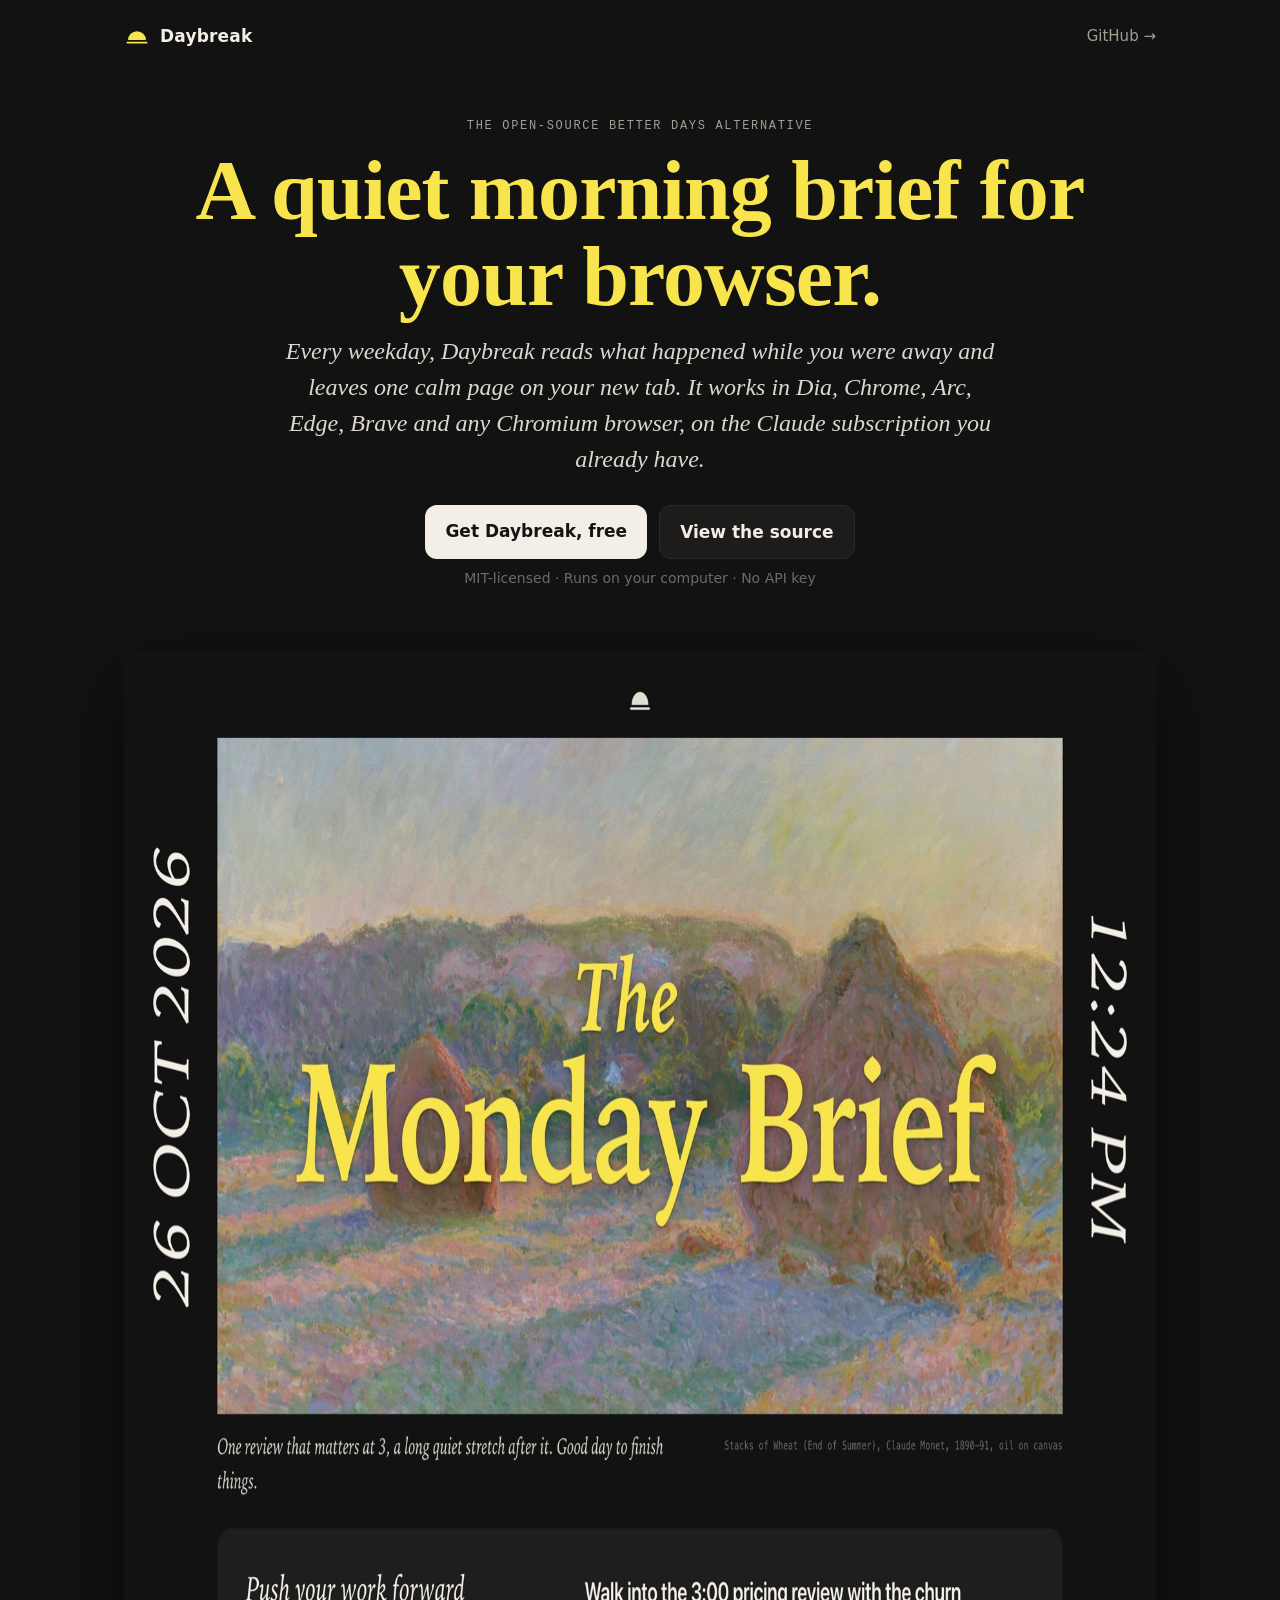
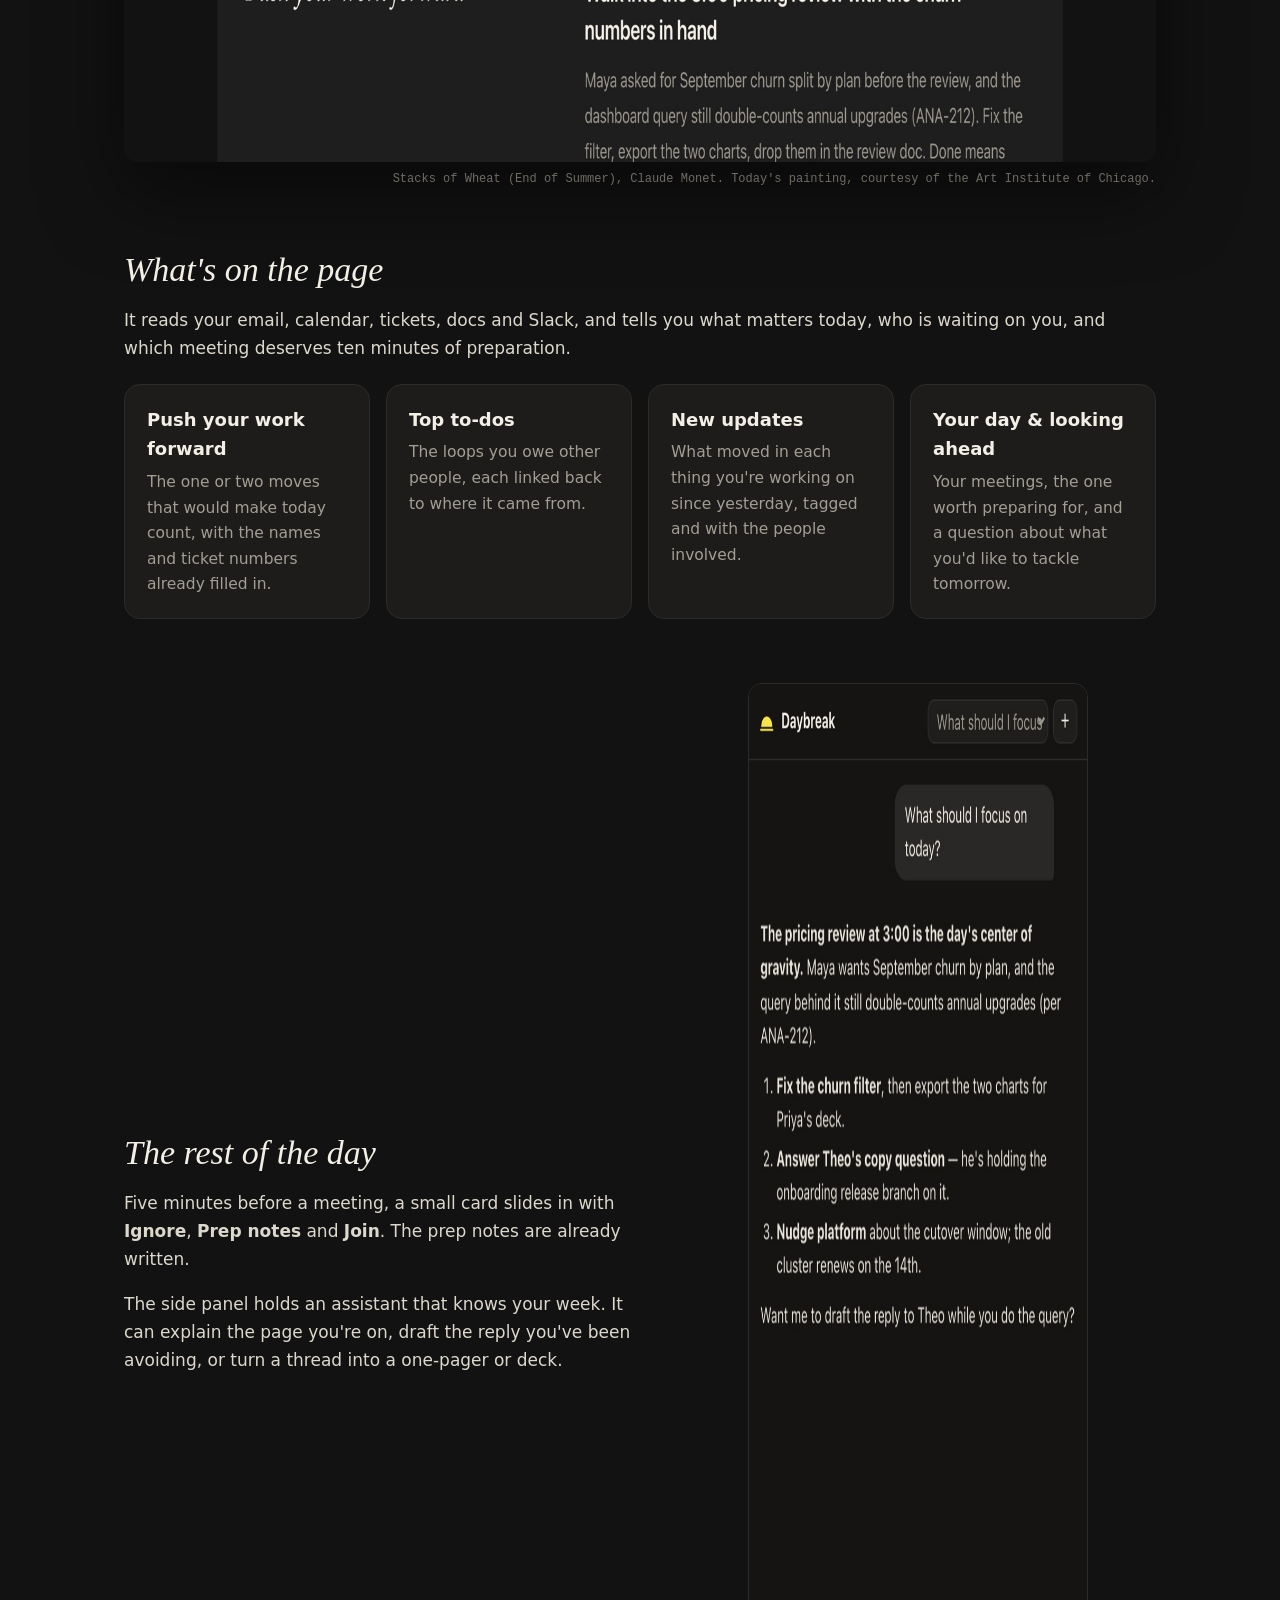
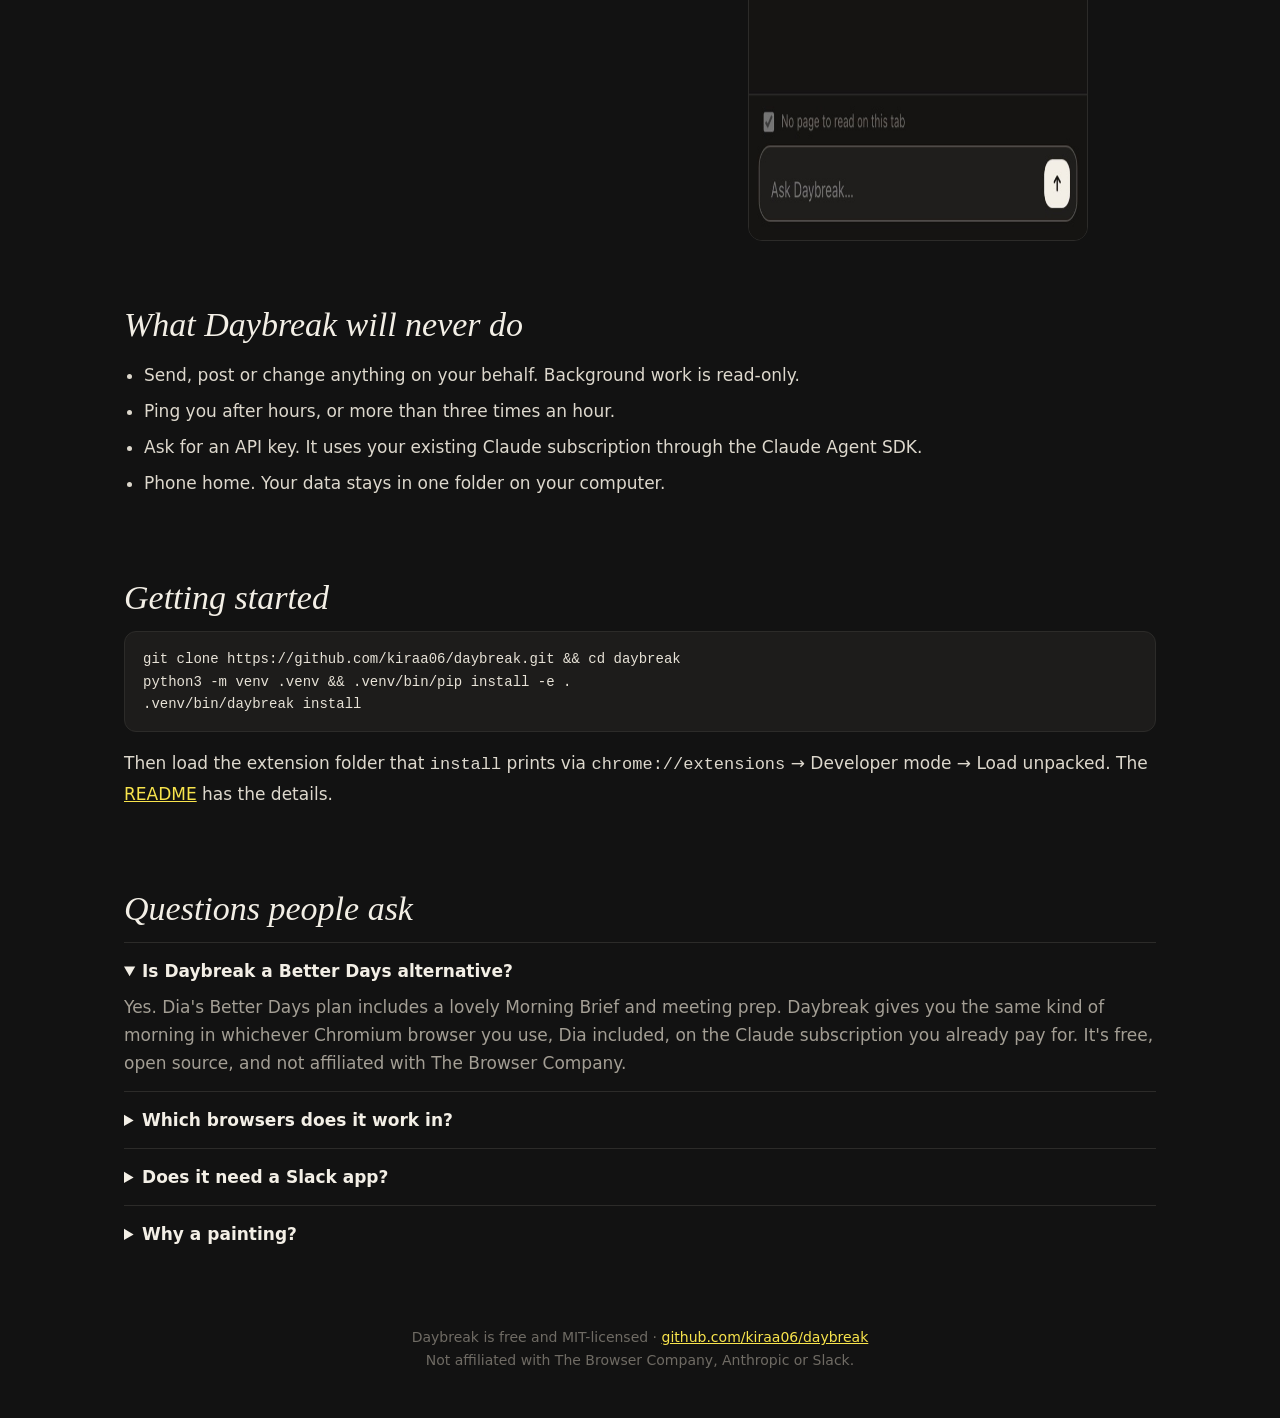
<file: docs/index.html>
<!doctype html>
<html lang="en">
<head>
  <meta charset="utf-8">
  <meta name="viewport" content="width=device-width, initial-scale=1">
  <title>Daybreak · Open-source Better Days alternative for any Chromium browser</title>
  <meta name="description" content="Free, open-source Better Days alternative: a calm morning brief, meeting prep and AI side panel for Dia, Chrome, Arc and any Chromium browser.">
  <meta name="keywords" content="Better Days alternative, Dia Better Days, Dia browser, morning brief, daily brief, meeting prep, Chrome extension, Arc browser, Claude, AI assistant, new tab">
  <link rel="canonical" href="https://kiraa06.github.io/daybreak/">
  <meta name="theme-color" content="#121212">

  <meta property="og:type" content="website">
  <meta property="og:site_name" content="Daybreak">
  <meta property="og:title" content="Daybreak · Open-source Better Days alternative">
  <meta property="og:description" content="A quiet morning brief for your browser. Meeting prep, gentle nudges and an AI side panel for any Chromium browser, on your own Claude subscription.">
  <meta property="og:url" content="https://kiraa06.github.io/daybreak/">
  <meta property="og:image" content="https://kiraa06.github.io/daybreak/screenshots/brief.jpg">
  <meta property="og:image:alt" content="The Monday Brief: a Monet painting with the date and time running down either side">
  <meta name="twitter:card" content="summary_large_image">
  <meta name="twitter:title" content="Daybreak · Open-source Better Days alternative">
  <meta name="twitter:description" content="A quiet morning brief for your browser, on your own Claude subscription.">
  <meta name="twitter:image" content="https://kiraa06.github.io/daybreak/screenshots/brief.jpg">

  <script type="application/ld+json">
  {
    "@context": "https://schema.org",
    "@type": "SoftwareApplication",
    "name": "Daybreak",
    "alternateName": "Daybreak morning brief",
    "description": "Open-source Better Days alternative: a morning brief, meeting prep, gentle pop-ups and an AI side-panel assistant for any Chromium browser, running on your own Claude subscription.",
    "applicationCategory": "ProductivityApplication",
    "operatingSystem": "macOS, Linux, Windows",
    "browserRequirements": "Chromium-based browser (Dia, Chrome, Arc, Edge, Brave, Vivaldi, Opera)",
    "offers": { "@type": "Offer", "price": "0", "priceCurrency": "USD" },
    "license": "https://opensource.org/licenses/MIT",
    "url": "https://kiraa06.github.io/daybreak/",
    "codeRepository": "https://github.com/kiraa06/daybreak",
    "image": "https://kiraa06.github.io/daybreak/screenshots/brief.jpg"
  }
  </script>
  <script type="application/ld+json">
  {
    "@context": "https://schema.org",
    "@type": "FAQPage",
    "mainEntity": [
      { "@type": "Question", "name": "Is Daybreak a Better Days alternative?",
        "acceptedAnswer": { "@type": "Answer", "text": "Yes. Daybreak gives you a Morning Brief and meeting prep like Dia's Better Days plan, in any Chromium browser, using the Claude subscription you already have. It is free, open source and not affiliated with The Browser Company." } },
      { "@type": "Question", "name": "Which browsers does Daybreak work in?",
        "acceptedAnswer": { "@type": "Answer", "text": "Any Chromium browser that loads unpacked extensions: Dia, Chrome, Arc, Edge, Brave, Vivaldi, Opera and Chromium." } },
      { "@type": "Question", "name": "Does Daybreak cost anything?",
        "acceptedAnswer": { "@type": "Answer", "text": "Daybreak is free and MIT-licensed. It runs on your own Claude subscription through the Claude Agent SDK, so there is no API key or separate plan." } },
      { "@type": "Question", "name": "Does Daybreak need a Slack app?",
        "acceptedAnswer": { "@type": "Answer", "text": "No. By default it reads Slack through the session already signed in to your browser, so it works in workspaces that don't allow installing apps." } }
    ]
  }
  </script>

  <style>
    :root {
      color-scheme: dark;
      --bg: #121212; --card: #1d1c1b; --ink: #f3efe6; --muted: #a39e94; --dim: #6f6b64; --line: #2c2b29; --accent: #f8e44c;
      --serif: "Iowan Old Style", "Hoefler Text", Charter, Georgia, serif;
      --sans: -apple-system, BlinkMacSystemFont, "SF Pro Text", "Segoe UI", system-ui, sans-serif;
      --mono: "SF Mono", ui-monospace, Menlo, Consolas, monospace;
    }
    * { box-sizing: border-box; }
    body { margin: 0; background: var(--bg); color: var(--ink); font: 17px/1.65 var(--sans); -webkit-font-smoothing: antialiased; }
    a { color: var(--accent); }
    .wrap { max-width: 1080px; margin: 0 auto; padding: 0 24px; }
    header.top { display: flex; justify-content: space-between; align-items: center; padding: 22px 0; }
    .brand { display: flex; align-items: center; gap: 10px; font-weight: 650; letter-spacing: .01em; color: var(--ink); text-decoration: none; }
    .brand svg { width: 26px; height: 26px; color: var(--accent); }
    .gh { color: var(--muted); text-decoration: none; font-size: 15px; }
    .gh:hover { color: var(--ink); }
    .hero { text-align: center; padding: 48px 0 28px; }
    .kicker { font: 12px/1 var(--mono); letter-spacing: .14em; text-transform: uppercase; color: var(--muted); }
    h1 { font: 700 clamp(44px, 7vw, 84px)/1.02 var(--serif); color: var(--accent); margin: 16px 0 14px; letter-spacing: -.01em; }
    .sub { font: italic 400 clamp(19px, 2.4vw, 24px)/1.5 var(--serif); color: #ddd8cd; max-width: 720px; margin: 0 auto; }
    .ctas { display: flex; gap: 12px; justify-content: center; margin: 28px 0 8px; flex-wrap: wrap; }
    .btn { background: var(--ink); color: #151413; text-decoration: none; font-weight: 600; border-radius: 12px; padding: 12px 20px; }
    .btn.ghost { background: var(--card); color: var(--ink); border: 1px solid var(--line); }
    .note { color: var(--dim); font-size: 14px; }
    figure { margin: 32px 0 0; }
    figure img { width: 100%; border-radius: 14px; display: block; box-shadow: 0 30px 80px rgba(0,0,0,.5); }
    figcaption { color: var(--dim); font: 12px var(--mono); margin-top: 10px; text-align: right; }
    section { padding: 64px 0 0; }
    h2 { font: italic 400 34px/1.15 var(--serif); margin: 0 0 14px; }
    .grid { display: grid; grid-template-columns: repeat(auto-fit, minmax(240px, 1fr)); gap: 16px; margin-top: 22px; }
    .card { background: var(--card); border: 1px solid var(--line); border-radius: 16px; padding: 20px 22px; }
    .card h3 { margin: 0 0 6px; font-size: 18px; }
    .card p { margin: 0; color: var(--muted); font-size: 15.5px; }
    .two { display: grid; grid-template-columns: 1.1fr 1fr; gap: 32px; align-items: center; }
    .two img { width: 100%; border-radius: 14px; }
    .two img.panel-shot { max-width: 340px; justify-self: center; border: 1px solid var(--line); }
    .lede { color: #ddd8cd; }
    ul.never { padding-left: 20px; color: #ddd8cd; }
    ul.never li { margin: 8px 0; }
    pre { background: var(--card); border: 1px solid var(--line); border-radius: 12px; padding: 16px 18px; overflow-x: auto; font: 14px/1.6 var(--mono); color: #e7e2d7; }
    details { border-top: 1px solid var(--line); padding: 14px 0; }
    details summary { cursor: pointer; font-weight: 600; }
    details p { color: var(--muted); margin: 8px 0 0; }
    footer { color: var(--dim); font-size: 14px; padding: 64px 0 48px; text-align: center; }
    @media (max-width: 760px) { .two { grid-template-columns: 1fr; } }
  </style>
</head>
<body>
  <div class="wrap">
    <header class="top">
      <a class="brand" href="https://kiraa06.github.io/daybreak/">
        <svg viewBox="0 0 32 32" aria-hidden="true"><path d="M5 21a11 11 0 0 1 22 0z" fill="currentColor"/><rect x="3" y="23" width="26" height="2.2" rx="1.1" fill="currentColor"/></svg>
        Daybreak
      </a>
      <a class="gh" href="https://github.com/kiraa06/daybreak">GitHub →</a>
    </header>

    <main>
      <div class="hero">
        <div class="kicker">The open-source Better Days alternative</div>
        <h1>A quiet morning brief for your browser.</h1>
        <p class="sub">Every weekday, Daybreak reads what happened while you were away and leaves one calm page on your new tab. It works in Dia, Chrome, Arc, Edge, Brave and any Chromium browser, on the Claude subscription you already have.</p>
        <div class="ctas">
          <a class="btn" href="https://github.com/kiraa06/daybreak#getting-started">Get Daybreak, free</a>
          <a class="btn ghost" href="https://github.com/kiraa06/daybreak">View the source</a>
        </div>
        <div class="note">MIT-licensed · Runs on your computer · No API key</div>
      </div>

      <figure>
        <img src="screenshots/brief.jpg" alt="Daybreak's Monday Brief: a Monet painting with the date and time running down either side, and the day's first priority underneath" width="1600" height="1111">
        <figcaption>Stacks of Wheat (End of Summer), Claude Monet. Today's painting, courtesy of the Art Institute of Chicago.</figcaption>
      </figure>

      <section>
        <h2>What's on the page</h2>
        <p class="lede">It reads your email, calendar, tickets, docs and Slack, and tells you what matters today, who is waiting on you, and which meeting deserves ten minutes of preparation.</p>
        <div class="grid">
          <div class="card"><h3>Push your work forward</h3><p>The one or two moves that would make today count, with the names and ticket numbers already filled in.</p></div>
          <div class="card"><h3>Top to-dos</h3><p>The loops you owe other people, each linked back to where it came from.</p></div>
          <div class="card"><h3>New updates</h3><p>What moved in each thing you're working on since yesterday, tagged and with the people involved.</p></div>
          <div class="card"><h3>Your day &amp; looking ahead</h3><p>Your meetings, the one worth preparing for, and a question about what you'd like to tackle tomorrow.</p></div>
        </div>
      </section>

      <section class="two">
        <div>
          <h2>The rest of the day</h2>
          <p class="lede">Five minutes before a meeting, a small card slides in with <strong>Ignore</strong>, <strong>Prep notes</strong> and <strong>Join</strong>. The prep notes are already written.</p>
          <p class="lede">The side panel holds an assistant that knows your week. It can explain the page you're on, draft the reply you've been avoiding, or turn a thread into a one-pager or deck.</p>
        </div>
        <img class="panel-shot" src="screenshots/side-panel.jpg" alt="The Daybreak side panel answering 'What should I focus on today?'" loading="lazy" width="640" height="1158">
      </section>

      <section>
        <h2>What Daybreak will never do</h2>
        <ul class="never">
          <li>Send, post or change anything on your behalf. Background work is read-only.</li>
          <li>Ping you after hours, or more than three times an hour.</li>
          <li>Ask for an API key. It uses your existing Claude subscription through the Claude Agent SDK.</li>
          <li>Phone home. Your data stays in one folder on your computer.</li>
        </ul>
      </section>

      <section>
        <h2>Getting started</h2>
        <pre><code>git clone https://github.com/kiraa06/daybreak.git &amp;&amp; cd daybreak
python3 -m venv .venv &amp;&amp; .venv/bin/pip install -e .
.venv/bin/daybreak install</code></pre>
        <p class="lede">Then load the extension folder that <code>install</code> prints via <code>chrome://extensions</code> → Developer mode → Load unpacked. The <a href="https://github.com/kiraa06/daybreak#getting-started">README</a> has the details.</p>
      </section>

      <section>
        <h2>Questions people ask</h2>
        <details open><summary>Is Daybreak a Better Days alternative?</summary>
          <p>Yes. Dia's Better Days plan includes a lovely Morning Brief and meeting prep. Daybreak gives you the same kind of morning in whichever Chromium browser you use, Dia included, on the Claude subscription you already pay for. It's free, open source, and not affiliated with The Browser Company.</p></details>
        <details><summary>Which browsers does it work in?</summary>
          <p>Any Chromium browser that loads unpacked extensions: Dia, Chrome, Arc, Edge, Brave, Vivaldi, Opera and Chromium.</p></details>
        <details><summary>Does it need a Slack app?</summary>
          <p>No. By default it reads Slack through the session already signed in to your browser, so it works even where installing apps isn't allowed.</p></details>
        <details><summary>Why a painting?</summary>
          <p>Because the first thing you see in the morning should be nicer than an inbox. A different public-domain painting each day.</p></details>
      </section>
    </main>

    <footer>
      Daybreak is free and MIT-licensed · <a href="https://github.com/kiraa06/daybreak">github.com/kiraa06/daybreak</a><br>
      Not affiliated with The Browser Company, Anthropic or Slack.
    </footer>
  </div>
</body>
</html>
</file>
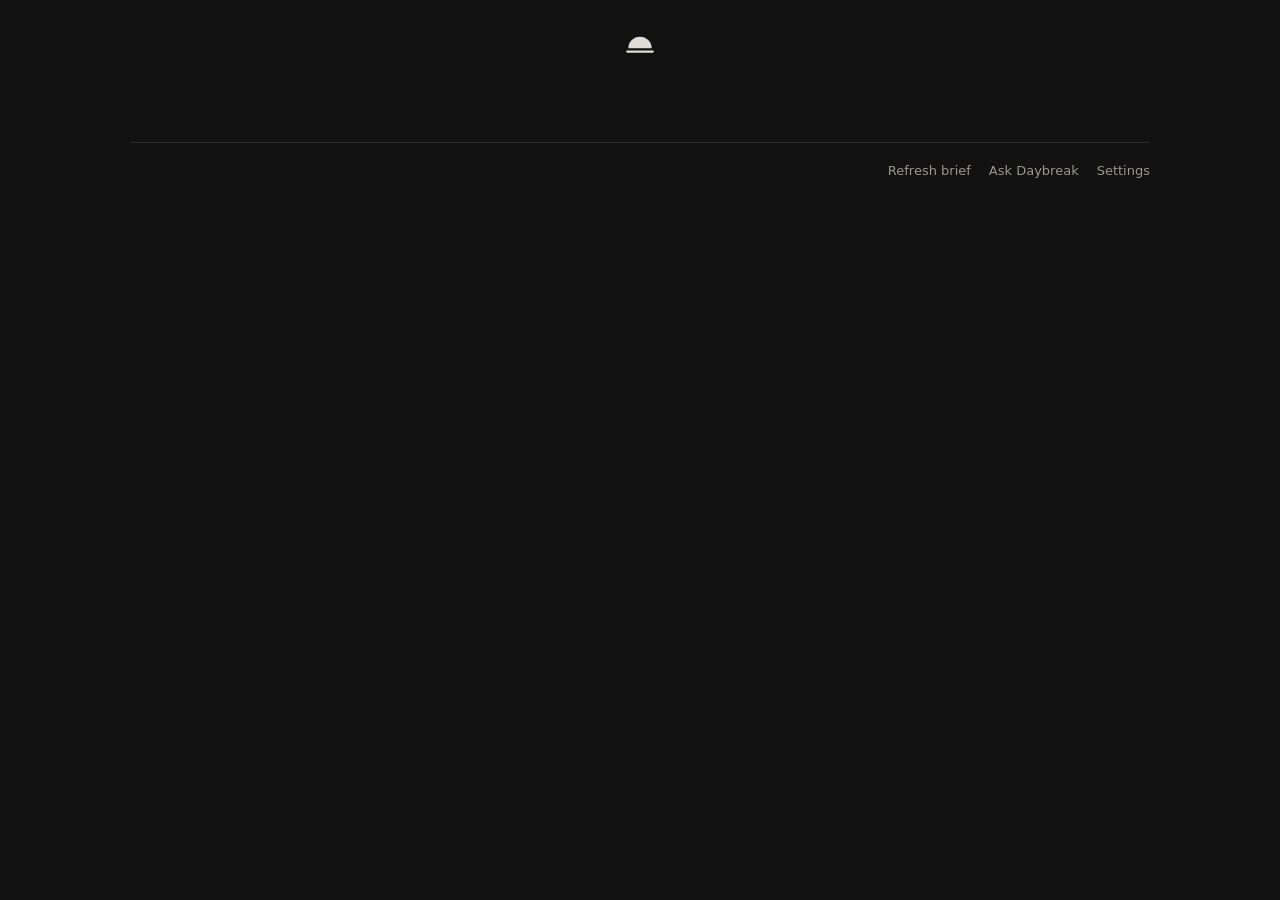
<file: extension/newtab.html>
<!doctype html>
<html lang="en">
<head>
  <meta charset="utf-8">
  <meta name="viewport" content="width=device-width, initial-scale=1">
  <title>New Tab</title>
  <link rel="stylesheet" href="newtab.css">
</head>
<body>
  <header class="top">
    <button class="logo" id="logo" title="Ask Daybreak">
      <svg viewBox="0 0 32 32" aria-hidden="true"><path d="M5 21a11 11 0 0 1 22 0z" fill="currentColor"/><rect x="3" y="23" width="26" height="2.2" rx="1.1" fill="currentColor"/></svg>
    </button>
  </header>

  <main id="brief" hidden>
    <section class="hero">
      <div class="side left"><span id="date"></span></div>
      <figure class="painting">
        <img id="painting" alt="">
        <h1 class="title"><span class="the">The</span><span class="day" id="title-day">Monday Brief</span></h1>
      </figure>
      <div class="side right"><span id="clock"></span></div>
    </section>
    <div class="under">
      <p class="caption" id="caption"></p>
      <a class="credit" id="credit" target="_blank" rel="noreferrer"></a>
    </div>

    <section class="card push" id="push-card">
      <div class="push-left">
        <h2>Push your work forward</h2>
        <button class="sticker" id="sticker"><span>Let's<br>do it →</span></button>
      </div>
      <div class="push-right" id="push"></div>
    </section>

    <section class="row" id="todo-row">
      <div class="row-head"><h2>Top to-dos</h2><div class="meta" id="todo-progress"></div></div>
      <div class="row-body"><ul class="todos" id="todos"></ul></div>
    </section>

    <section class="row" id="updates-row">
      <div class="row-head"><h2>New updates</h2></div>
      <div class="row-body"><ol class="updates" id="updates"></ol></div>
    </section>

    <section class="row" id="day-row">
      <div class="row-head"><h2>Your day</h2></div>
      <div class="row-body">
        <div class="schedule-card">
          <ol class="schedule" id="schedule"></ol>
          <div class="schedule-right">
            <p id="day-summary"></p>
            <div class="day-foot">
              <span class="facepile" id="day-people"></span>
              <button class="prep-badge" id="prep-me" hidden><span class="star">✦</span> Prep me</button>
            </div>
          </div>
        </div>
      </div>
    </section>

    <section class="row" id="ahead-row">
      <div class="row-head"><h2>Looking ahead</h2></div>
      <div class="row-body">
        <p class="lead" id="ahead-intro"></p>
        <p class="ask">What do you want to work on tomorrow?</p>
        <ul class="options" id="ahead-options"></ul>
        <input class="custom" id="ahead-custom" placeholder="Something else…">
        <div class="saved" id="ahead-saved" hidden>✓ Saved. Daybreak will remember this tomorrow.</div>
      </div>
    </section>
  </main>

  <main id="empty" class="empty" hidden>
    <div class="empty-inner">
      <h1 id="empty-title">Good morning</h1>
      <p id="empty-text"></p>
      <div class="empty-actions" id="empty-actions"></div>
    </div>
  </main>

  <footer class="foot">
    <div class="auth-warn" id="auth-warn" hidden></div>
    <span id="status"></span>
    <span class="foot-actions">
      <button id="refresh" class="link">Refresh brief</button>
      <button id="open-chat" class="link">Ask Daybreak</button>
      <button id="settings" class="link">Settings</button>
    </span>
  </footer>

  <script type="module" src="newtab.js"></script>
</body>
</html>
</file>
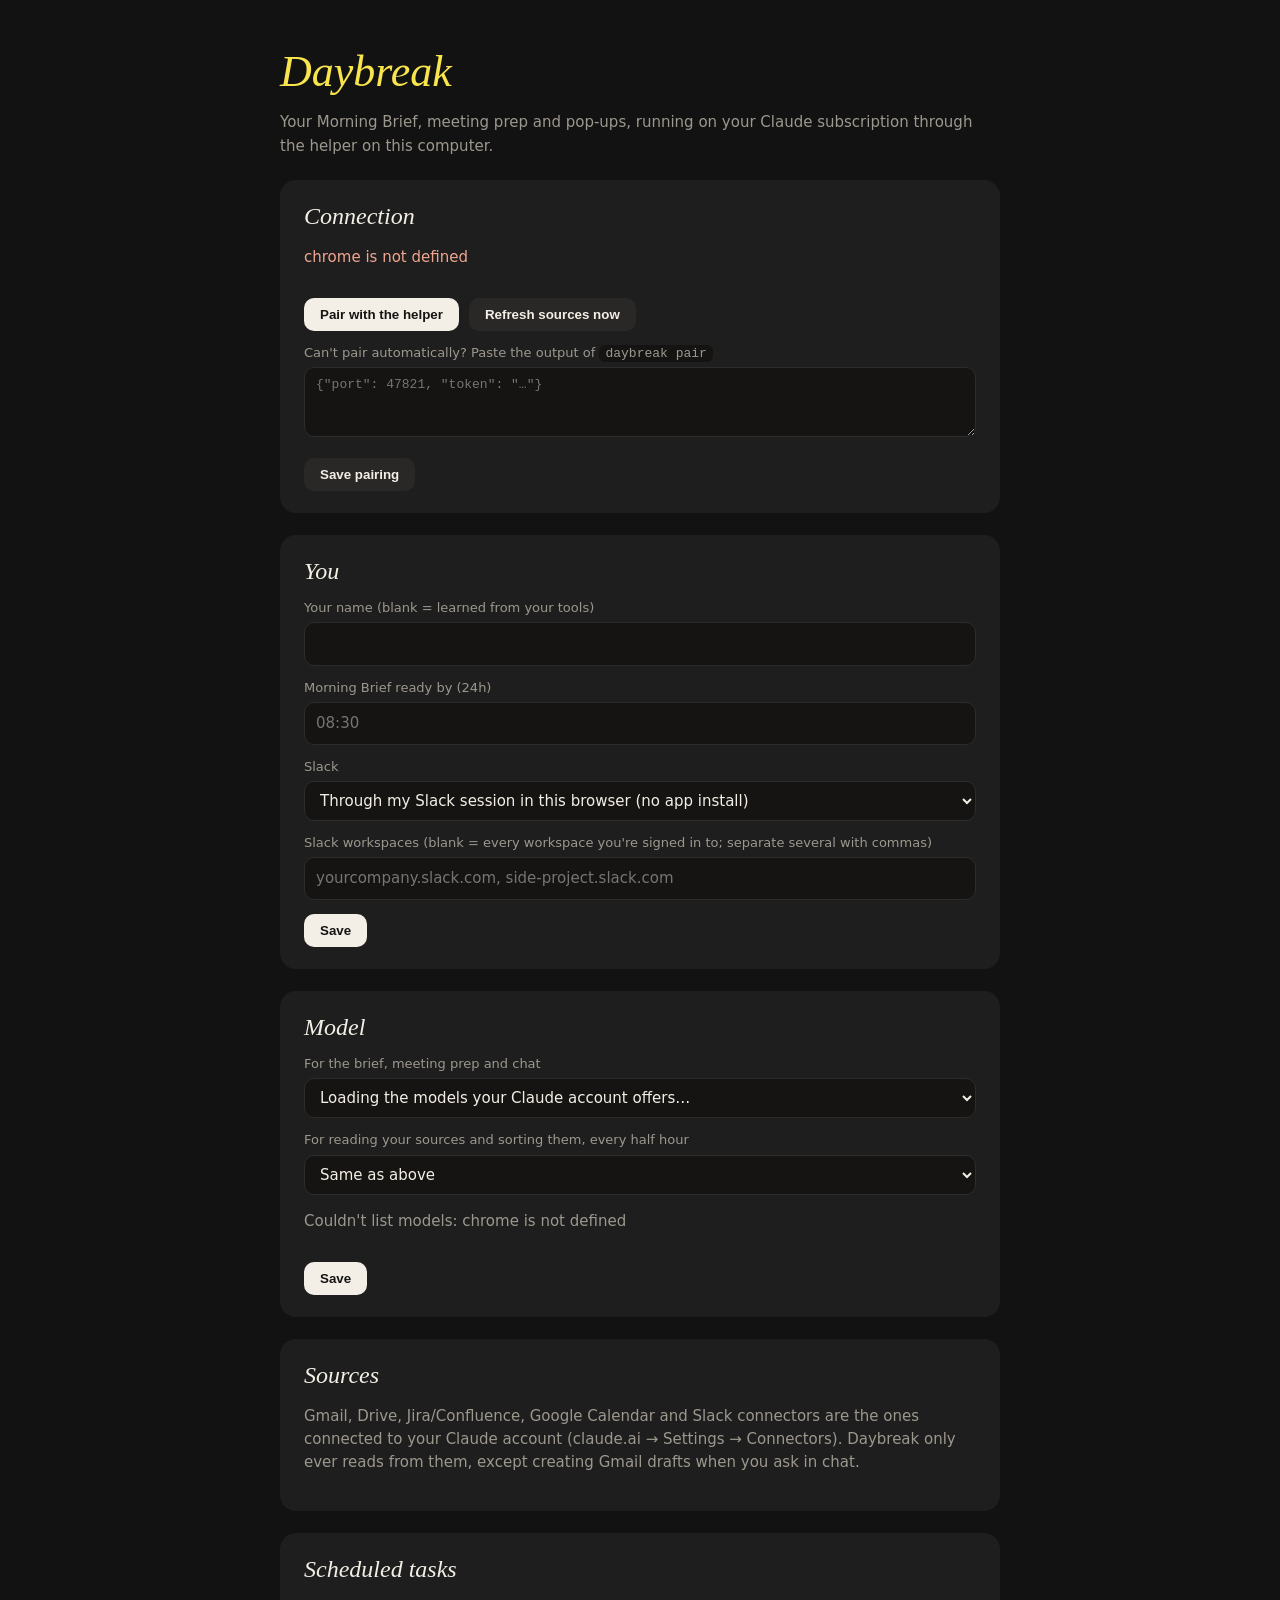
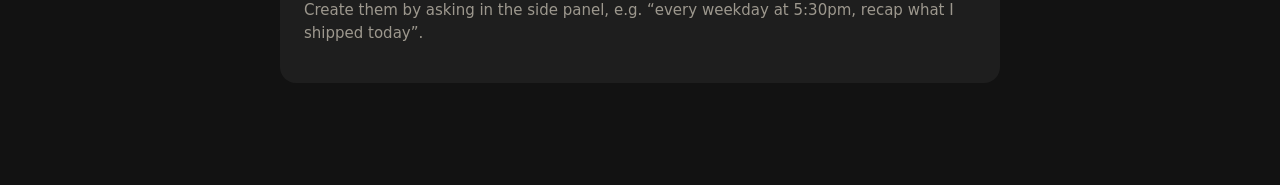
<file: extension/options.html>
<!doctype html>
<html lang="en">
<head>
  <meta charset="utf-8">
  <title>Daybreak settings</title>
  <style>
    :root { color-scheme: dark; --bg:#121212; --card:#1e1e1e; --ink:#f3efe6; --muted:#9d988e; --line:#2d2c2a; --accent:#f8e44c; }
    body { margin:0; background:var(--bg); color:var(--ink); font:15px/1.55 -apple-system, BlinkMacSystemFont, system-ui, sans-serif; }
    main { max-width: 720px; margin: 0 auto; padding: 48px 24px 80px; }
    h1 { font: italic 400 44px/1.1 "Iowan Old Style", Georgia, serif; color: var(--accent); margin: 0 0 8px; }
    h2 { font: italic 400 24px/1.2 "Iowan Old Style", Georgia, serif; margin: 0 0 10px; }
    .card { background: var(--card); border-radius: 16px; padding: 22px 24px; margin: 22px 0; }
    label { display:block; margin: 12px 0 4px; color: var(--muted); font-size: 13px; }
    input, select, textarea { width: 100%; box-sizing: border-box; background: #151413; color: var(--ink); border: 1px solid var(--line); border-radius: 10px; padding: 9px 11px; font: inherit; }
    textarea { min-height: 70px; font: 13px "SF Mono", Menlo, monospace; }
    button { background: var(--ink); color: #151413; border: 0; border-radius: 10px; padding: 9px 16px; font-weight: 600; cursor: pointer; margin-top: 14px; }
    button.secondary { background: #2a2826; color: var(--ink); }
    .muted { color: var(--muted); } .ok { color: #8fd19e; } .bad { color: #f0a58f; }
    code { font: 13px "SF Mono", Menlo, monospace; background: #151413; padding: 1px 6px; border-radius: 6px; }
    ul { padding-left: 20px; } li { margin: 4px 0; }
    .row { display: flex; gap: 10px; flex-wrap: wrap; }
  </style>
</head>
<body>
<main>
  <h1>Daybreak</h1>
  <p class="muted">Your Morning Brief, meeting prep and pop-ups, running on your Claude subscription through the helper on this computer.</p>

  <section class="card">
    <h2>Connection</h2>
    <p id="conn" class="muted">Checking…</p>
    <div class="row">
      <button id="repair">Pair with the helper</button>
      <button id="sense" class="secondary">Refresh sources now</button>
    </div>
    <label for="manual">Can't pair automatically? Paste the output of <code>daybreak pair</code></label>
    <textarea id="manual" placeholder='{"port": 47821, "token": "…"}'></textarea>
    <button id="save-manual" class="secondary">Save pairing</button>
  </section>

  <section class="card">
    <h2>You</h2>
    <label for="name">Your name (blank = learned from your tools)</label>
    <input id="name">
    <label for="brief_time">Morning Brief ready by (24h)</label>
    <input id="brief_time" placeholder="08:30">
    <label for="slack">Slack</label>
    <select id="slack">
      <option value="browser">Through my Slack session in this browser (no app install)</option>
      <option value="connector">Through the claude.ai Slack connector</option>
      <option value="off">Off</option>
    </select>
    <label for="slack_workspace">Slack workspaces (blank = every workspace you're signed in to; separate several with commas)</label>
    <input id="slack_workspace" placeholder="yourcompany.slack.com, side-project.slack.com">
    <button id="save">Save</button> <span id="saved" class="muted"></span>
  </section>

  <section class="card">
    <h2>Model</h2>
    <label for="model">For the brief, meeting prep and chat</label>
    <select id="model"><option value="">Loading the models your Claude account offers…</option></select>
    <label for="model_fast">For reading your sources and sorting them, every half hour</label>
    <select id="model_fast"><option value="">Same as above</option></select>
    <p class="muted" id="model-note">A smaller model for the background reading uses less of your subscription.</p>
    <button id="save-model">Save</button> <span id="saved-model" class="muted"></span>
  </section>

  <section class="card">
    <h2>Sources</h2>
    <ul id="sources" class="muted"></ul>
    <p class="muted">Gmail, Drive, Jira/Confluence, Google Calendar and Slack connectors are the ones connected to your Claude account
      (claude.ai → Settings → Connectors). Daybreak only ever reads from them, except creating Gmail drafts when you ask in chat.</p>
  </section>

  <section class="card">
    <h2>Scheduled tasks</h2>
    <ul id="schedules" class="muted"></ul>
    <p class="muted">Create them by asking in the side panel, e.g. “every weekday at 5:30pm, recap what I shipped today”.</p>
  </section>
</main>
<script type="module" src="options.js"></script>
</body>
</html>
</file>
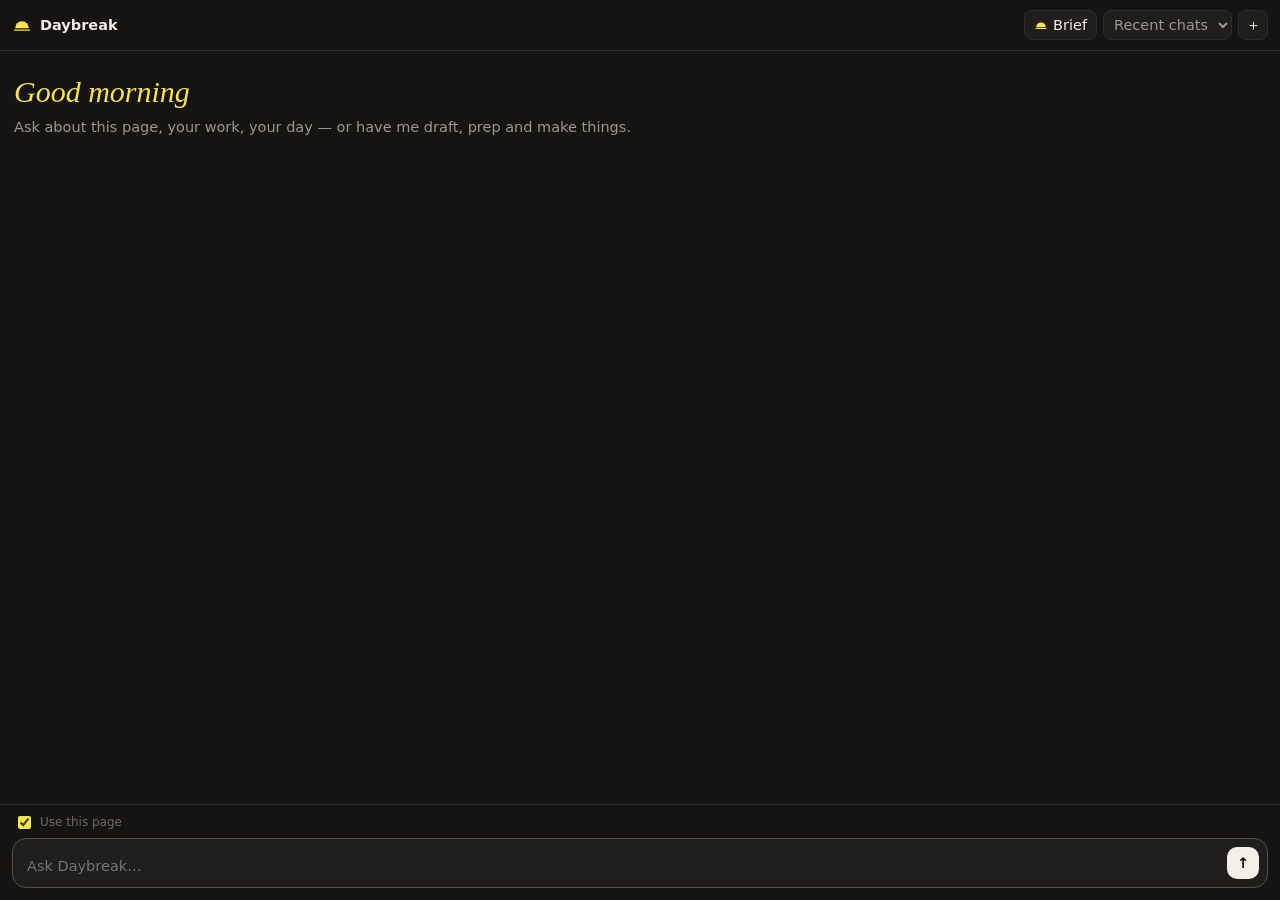
<file: extension/sidepanel.html>
<!doctype html>
<html lang="en">
<head>
  <meta charset="utf-8">
  <meta name="viewport" content="width=device-width, initial-scale=1">
  <title>Daybreak</title>
  <link rel="stylesheet" href="sidepanel.css">
</head>
<body>
  <header class="bar">
    <div class="brand">
      <svg viewBox="0 0 32 32" aria-hidden="true"><path d="M5 21a11 11 0 0 1 22 0z" fill="currentColor"/><rect x="3" y="23" width="26" height="2.2" rx="1.1" fill="currentColor"/></svg>
      <span>Daybreak</span>
    </div>
    <div class="bar-actions">
      <button id="open-brief" class="brief-btn" title="Open today's brief (⌥⇧B)">
        <svg viewBox="0 0 32 32" aria-hidden="true"><path d="M5 21a11 11 0 0 1 22 0z" fill="currentColor"/><rect x="3" y="23" width="26" height="2.2" rx="1.1" fill="currentColor"/></svg>
        <span>Brief</span>
      </button>
      <select id="history" title="Recent chats"><option value="">Recent chats</option></select>
      <button id="new" title="New chat">＋</button>
    </div>
  </header>

  <section id="log" class="log">
    <div class="welcome" id="welcome">
      <h1 id="hello">Good morning</h1>
      <p>Ask about this page, your work, your day — or have me draft, prep and make things.</p>
      <div class="chips" id="chips"></div>
      <div class="next" id="next"></div>
    </div>
  </section>

  <form id="form" class="composer">
    <label class="ctx"><input type="checkbox" id="use-page" checked> <span id="page-label">Use this page</span></label>
    <div class="box">
      <textarea id="input" rows="1" placeholder="Ask Daybreak…" autofocus></textarea>
      <button id="send" type="submit" title="Send">↑</button>
    </div>
  </form>
  <script type="module" src="sidepanel.js"></script>
</body>
</html>
</file>
<file: extension/newtab.css>
:root {
  color-scheme: dark;
  --bg: #121212;
  --card: #1e1e1e;
  --card-2: #262523;
  --ink: #f3efe6;
  --muted: #9d988e;
  --dim: #6f6b64;
  --line: #2d2c2a;
  --accent: #f8e44c;
  --serif: "Iowan Old Style", "Hoefler Text", "Charter", "Georgia", serif;
  --sans: -apple-system, BlinkMacSystemFont, "SF Pro Text", "Helvetica Neue", system-ui, sans-serif;
  --mono: "SF Mono", ui-monospace, Menlo, monospace;
  --w: min(1480px, calc(100vw - 260px));
}

* { box-sizing: border-box; }
html, body { margin: 0; background: var(--bg); color: var(--ink); font: 16px/1.55 var(--sans); -webkit-font-smoothing: antialiased; }
button { font: inherit; color: inherit; }
[hidden] { display: none !important; }

.top { display: flex; justify-content: center; padding: 26px 0 18px; }
.logo { background: none; border: 0; color: var(--ink); width: 34px; height: 34px; padding: 0; cursor: pointer; opacity: .92; }
.logo:hover { opacity: 1; color: var(--accent); }

/* hero ------------------------------------------------------------------ */
.hero { display: grid; grid-template-columns: 1fr var(--w) 1fr; align-items: center; }
.side { display: flex; justify-content: center; align-items: center; height: 100%; }
.side span { font: italic 400 clamp(40px, 5vw, 76px)/1 var(--serif); letter-spacing: .01em; white-space: nowrap; writing-mode: vertical-rl; }
.side.left span { transform: rotate(180deg); }
.painting { position: relative; margin: 0; aspect-ratio: 1476 / 762; overflow: hidden; background: #2a2724; }
.painting img { width: 100%; height: 100%; object-fit: cover; display: block; opacity: 0; transition: opacity .8s ease; }
.painting img.loaded { opacity: 1; }
.painting.no-image { background: radial-gradient(120% 90% at 30% 20%, #5d4a34 0%, #2b231b 55%, #161310 100%); }
.title { position: absolute; inset: 0; margin: 0; display: flex; flex-direction: column; align-items: center; justify-content: center;
  color: var(--accent); text-align: center; text-shadow: 0 2px 18px rgba(0,0,0,.35), 0 1px 2px rgba(0,0,0,.4); pointer-events: none; }
.title .the { font: italic 600 clamp(48px, 6.4vw, 104px)/.9 var(--serif); margin-left: -.4em; }
.title .day { font: 700 clamp(72px, 10.6vw, 168px)/.95 var(--serif); letter-spacing: -.012em; }

.under { width: var(--w); margin: 14px auto 0; display: flex; justify-content: space-between; gap: 32px; align-items: flex-start; }
.caption { margin: 0; max-width: 820px; font: italic 400 21px/1.45 var(--serif); color: #d9d4c9; }
.credit { font: 11px/1.6 var(--mono); color: var(--dim); text-decoration: none; white-space: nowrap; letter-spacing: .02em; padding-top: 6px; }
.credit:hover { color: var(--muted); }

/* cards ------------------------------------------------------------------ */
.card { width: var(--w); margin: 28px auto 0; background: var(--card); border-radius: 18px; padding: 36px 40px; }
.card h2 { margin: 0 0 18px; font: italic 400 32px/1.15 var(--serif); color: var(--ink); }
.push { display: grid; grid-template-columns: minmax(260px, 1fr) 1.45fr; gap: 40px; min-height: 300px; }
.push-left { position: relative; min-height: 220px; }
.push-right .item + .item { margin-top: 30px; padding-top: 26px; border-top: 1px solid var(--line); }
.item h3 { margin: 4px 0 12px; font: 600 25px/1.35 var(--sans); letter-spacing: -.01em; cursor: pointer; }
.item h3:hover { color: var(--accent); }
.item p { margin: 0; color: var(--muted); font-size: 19px; line-height: 1.7; }
.sticker { position: absolute; left: -6px; bottom: -10px; width: 158px; height: 158px; border: 0; padding: 0; cursor: pointer;
  background: var(--accent); color: #1b1a17;
  clip-path: polygon(50% 0%, 59% 11%, 72% 5%, 76% 19%, 91% 18%, 88% 32%, 100% 39%, 91% 50%, 100% 61%, 88% 68%, 91% 82%, 76% 81%, 72% 95%, 59% 89%, 50% 100%, 41% 89%, 28% 95%, 24% 81%, 9% 82%, 12% 68%, 0% 61%, 9% 50%, 0% 39%, 12% 32%, 9% 18%, 24% 19%, 28% 5%, 41% 11%);
  transform: rotate(-11deg); transition: transform .25s cubic-bezier(.2,.9,.3,1.3); }
.sticker:hover { transform: rotate(-4deg) scale(1.06); }
.sticker span { display: block; font: italic 500 27px/1.05 var(--serif); text-align: left; padding-left: 34px; }

/* section rows: title column + content */
.row { width: var(--w); margin: 64px auto 0; display: grid; grid-template-columns: minmax(220px, 30%) 1fr; gap: 40px; }
.row-head h2 { margin: 0; font: italic 400 32px/1.15 var(--serif); }
.row-head .meta { margin-top: 10px; font: 12px/1 var(--mono); color: var(--dim); letter-spacing: .04em; }

.todos { list-style: none; margin: 0; padding: 0; }
.todos li { display: grid; grid-template-columns: 30px 1fr; gap: 10px; padding: 0 0 26px; }
.todos input { appearance: none; width: 20px; height: 20px; margin: 4px 0 0; border: 1.5px solid #6b665e; border-radius: 50%; cursor: pointer; display: grid; place-items: center; }
.todos input:checked { background: var(--accent); border-color: var(--accent); }
.todos input:checked::after { content: ""; width: 9px; height: 5px; border: solid #1b1a17; border-width: 0 0 2px 2px; transform: rotate(-45deg) translate(1px, -1px); }
.todos .t { font: 600 19px/1.4 var(--sans); }
.todos .d { color: var(--muted); font-size: 16.5px; line-height: 1.6; margin-top: 4px; }
.todos li.done .t { color: var(--dim); text-decoration: line-through; }
.todos li.done .d, .todos li.done .acts { display: none; }
.acts { display: flex; gap: 10px; align-items: center; margin-top: 10px; flex-wrap: wrap; }
.ask-btn { display: inline-flex; align-items: center; gap: 6px; background: var(--card-2); border: 1px solid #34322e; color: #e7e2d7;
  border-radius: 999px; padding: 6px 12px; font-size: 14px; cursor: pointer; }
.ask-btn:hover { border-color: #57534c; color: var(--ink); }
.ask-btn .arr { color: var(--accent); }
.src { color: var(--muted); font-size: 14px; text-decoration: none; display: inline-flex; gap: 6px; align-items: center; }
.src:hover { color: var(--ink); }
.src::before { content: "↗"; font-size: 12px; color: var(--dim); }
.all-done { color: var(--muted); font: italic 20px var(--serif); padding-left: 40px; }

.updates { list-style: none; margin: 0; padding: 0; counter-reset: up; }
.update { display: grid; grid-template-columns: 44px 1fr; gap: 8px; padding: 0 0 34px; }
.update .num { font: 13px/2 var(--mono); color: var(--dim); }
.u-head { display: flex; align-items: center; gap: 10px; flex-wrap: wrap; }
.u-head h3 { margin: 0; font: 600 20px/1.35 var(--sans); }
.update p { margin: 8px 0 0; color: var(--muted); font-size: 17px; line-height: 1.65; }
.u-foot { display: flex; align-items: center; gap: 14px; margin-top: 12px; flex-wrap: wrap; }
.tag { font: 600 11px/1 var(--mono); letter-spacing: .06em; text-transform: uppercase; padding: 5px 7px; border-radius: 6px; background: #2f2d2a; color: #c9c3b8; }
.tag.awaiting-reply, .tag.needs-you { background: #3b2f1c; color: #f1c27d; }
.tag.blocked { background: #3d211d; color: #f0a58f; }
.tag.done { background: #1f3326; color: #8fd19e; }
.tag.active { background: #1f2c3a; color: #9cc3ef; }
.facepile { display: inline-flex; align-items: center; }
.facepile .av { width: 24px; height: 24px; border-radius: 50%; background: #4a4540; color: #f3efe6; font: 700 10px/24px var(--sans);
  text-align: center; margin-left: -6px; border: 2px solid var(--bg); }
.facepile .av:first-child { margin-left: 0; }
.facepile .names { margin-left: 8px; color: var(--muted); font-size: 14px; }

.schedule-card { background: var(--card); border-radius: 18px; display: grid; grid-template-columns: minmax(220px, 40%) 1fr; overflow: hidden; }
.schedule { list-style: none; margin: 0; padding: 22px 26px; border-right: 1px solid var(--line); }
.schedule li { display: grid; grid-template-columns: 70px 1fr auto; gap: 12px; align-items: baseline; padding: 9px 0; }
.schedule .time { font: 13px/1.6 var(--mono); color: var(--muted); }
.schedule .ev { font-weight: 550; }
.schedule li.past { opacity: .4; }
.schedule li.next .ev { color: var(--accent); }
.schedule .join { background: none; border: 0; color: var(--muted); cursor: pointer; font-size: 13px; padding: 0; }
.schedule .join:hover { color: var(--ink); }
.schedule-right { padding: 24px 28px; display: flex; flex-direction: column; justify-content: space-between; gap: 18px; }
.schedule-right p { margin: 0; font-size: 17px; line-height: 1.7; color: #ddd8cd; }
.day-foot { display: flex; align-items: center; justify-content: space-between; gap: 12px; }
.prep-badge { background: var(--accent); color: #1b1a17; border: 0; border-radius: 999px; padding: 9px 16px; font: italic 600 17px var(--serif); cursor: pointer; white-space: nowrap; flex-shrink: 0; }
.schedule-right .facepile .av { border-color: var(--card); }
.schedule-right .facepile .names { overflow: hidden; text-overflow: ellipsis; white-space: nowrap; max-width: 260px; }
.prep-badge:hover { filter: brightness(1.06); }
.prep-badge .star { font-style: normal; }
.hint { color: var(--muted); margin: 0; }

.lead { margin: 0 0 18px; font-size: 18px; line-height: 1.7; color: #ddd8cd; }
.ask { margin: 0 0 10px; font: italic 20px var(--serif); }
.options { list-style: none; margin: 0; padding: 0; }
.options li { display: grid; grid-template-columns: 30px 1fr; gap: 10px; padding: 12px 14px; margin: 0 0 8px; border-radius: 14px; cursor: pointer; border: 1px solid transparent; }
.options li:hover { background: var(--card); }
.options li.chosen { background: var(--card); border-color: #4a4434; }
.options .radio { width: 20px; height: 20px; border-radius: 50%; border: 1.5px solid #6b665e; margin-top: 3px; }
.options li.chosen .radio { border: 6px solid var(--accent); }
.options .t { font-weight: 600; font-size: 17px; }
.options .d { color: var(--muted); font-size: 15px; }
.custom { width: 100%; margin-top: 4px; background: transparent; border: 0; border-bottom: 1px solid var(--line); color: var(--ink); font: 16px var(--sans); padding: 10px 14px 10px 54px; outline: 0; }
.custom:focus { border-color: #57534c; }
.saved { margin-top: 12px; color: #8fd19e; font-size: 14px; }

.foot { width: var(--w); margin: 64px auto 0; padding: 18px 0 36px; display: flex; justify-content: space-between; gap: 16px; color: var(--dim); font-size: 13px; border-top: 1px solid var(--line); }
.foot-actions { display: flex; gap: 18px; }
.foot { flex-wrap: wrap; }
.auth-warn { flex-basis: 100%; background: #3b2f1c; color: #f6d79b; border: 1px solid #5c4724; border-radius: 12px;
  padding: 12px 16px; font-size: 14.5px; line-height: 1.5; }
.auth-warn strong { color: #fde9b8; }
.auth-warn code { font: 13px var(--mono); background: #2a2116; padding: 1px 6px; border-radius: 6px; }
.link { background: none; border: 0; padding: 0; color: var(--muted); cursor: pointer; }
.link:hover { color: var(--ink); }

/* empty / setup states --------------------------------------------------------- */
.empty { min-height: 70vh; display: grid; place-items: center; }
.empty-inner { max-width: 640px; text-align: center; padding: 0 24px; }
.empty h1 { font: italic 400 56px/1.1 var(--serif); color: var(--accent); margin: 0 0 16px; }
.empty p { color: #cfc9bd; font-size: 18px; white-space: pre-line; }
.empty code { font: 14px var(--mono); background: var(--card); padding: 2px 6px; border-radius: 6px; }
.empty-actions { display: flex; gap: 12px; justify-content: center; margin-top: 22px; }
.btn { background: var(--ink); color: #151413; border: 0; border-radius: 12px; padding: 12px 20px; font-weight: 600; cursor: pointer; }
.btn.secondary { background: var(--card); color: var(--ink); }
.pulse { animation: pulse 1.6s ease-in-out infinite; }
@keyframes pulse { 50% { opacity: .45; } }

/* in-page toasts (when the brief itself is the active tab) */
.toasts { position: fixed; right: 20px; bottom: 20px; display: flex; flex-direction: column; gap: 10px; z-index: 10; }

@media (max-width: 1000px) {
  :root { --w: calc(100vw - 32px); }
  .hero { grid-template-columns: 0 var(--w) 0; }
  .side { display: none; }
  .push, .row, .schedule-card { grid-template-columns: 1fr; }
  .schedule { border-right: 0; border-bottom: 1px solid var(--line); }
  .sticker { position: static; margin-top: 16px; }
  .under { flex-direction: column; gap: 6px; }
}
</file>
<file: extension/sidepanel.css>
:root {
  color-scheme: dark;
  --bg: #151413; --card: #1f1e1c; --card-2: #2a2826; --ink: #f3efe6; --muted: #9d988e; --dim: #6f6b64; --line: #2f2d2a;
  --accent: #f8e44c;
  --serif: "Iowan Old Style", "Hoefler Text", Charter, Georgia, serif;
  --sans: -apple-system, BlinkMacSystemFont, "SF Pro Text", system-ui, sans-serif;
  --mono: "SF Mono", ui-monospace, Menlo, monospace;
}
* { box-sizing: border-box; }
html, body { height: 100%; margin: 0; }
body { background: var(--bg); color: var(--ink); font: 14.5px/1.55 var(--sans); display: flex; flex-direction: column; -webkit-font-smoothing: antialiased; }
button, select, textarea { font: inherit; color: inherit; }

.bar { display: flex; justify-content: space-between; align-items: center; padding: 10px 12px; border-bottom: 1px solid var(--line); }
.brand { display: flex; align-items: center; gap: 8px; font-weight: 650; }
.brand svg { width: 20px; height: 20px; color: var(--accent); }
.bar-actions { display: flex; gap: 6px; }
.bar select { background: var(--card); border: 1px solid var(--line); border-radius: 8px; padding: 4px 6px; max-width: 150px; color: var(--muted); }
.bar button { background: var(--card); border: 1px solid var(--line); border-radius: 8px; width: 30px; cursor: pointer; }
.bar button:hover { border-color: #4a4742; }
.bar .brief-btn { width: auto; display: inline-flex; align-items: center; gap: 5px; padding: 3px 9px; color: var(--ink); }
.bar .brief-btn svg { width: 14px; height: 14px; color: var(--accent); }
.bar .brief-btn:hover { border-color: #6b6150; }

.log { flex: 1; overflow-y: auto; padding: 16px 14px 8px; }
.welcome h1 { font: italic 400 30px/1.15 var(--serif); color: var(--accent); margin: 8px 0 6px; }
.welcome p { color: var(--muted); margin: 0 0 14px; }
.chips { display: flex; flex-direction: column; gap: 8px; }
.chip { text-align: left; background: var(--card); border: 1px solid var(--line); border-radius: 12px; padding: 10px 12px; cursor: pointer; }
.chip:hover { border-color: #4a4742; }
.next { margin-top: 16px; color: var(--muted); font-size: 13px; }
.next strong { color: var(--ink); }

.msg { margin: 0 0 16px; }
.msg.user { display: flex; justify-content: flex-end; }
.msg.user .bubble { background: var(--card-2); border-radius: 14px 14px 4px 14px; padding: 9px 12px; max-width: 88%; white-space: pre-wrap; }
.msg.user .page { font: 11px var(--mono); color: var(--dim); text-align: right; margin-top: 4px; }
.msg.ai .body { color: #e9e4d9; }
.msg.ai .body p { margin: 0 0 10px; }
.msg.ai .body h3, .msg.ai .body h4, .msg.ai .body h5 { margin: 14px 0 6px; font-size: 15px; }
.msg.ai .body ul, .msg.ai .body ol { margin: 0 0 10px; padding-left: 20px; }
.msg.ai .body li { margin: 3px 0; }
.msg.ai .body code { font: 12.5px var(--mono); background: var(--card-2); padding: 1px 5px; border-radius: 5px; }
.msg.ai .body pre { background: var(--card); padding: 10px; border-radius: 10px; overflow-x: auto; }
.msg.ai .body pre code { background: none; padding: 0; }
.msg.ai .body a { color: var(--accent); }
.tools { display: flex; flex-wrap: wrap; gap: 6px; margin-bottom: 8px; }
.tool { font: 11px var(--mono); color: var(--muted); background: var(--card); border: 1px solid var(--line); border-radius: 999px; padding: 3px 8px; }
.thinking { color: var(--muted); font-style: italic; animation: pulse 1.5s ease-in-out infinite; }
@keyframes pulse { 50% { opacity: .4; } }
.error { color: #f0a58f; }
.artifact { display: block; margin: 8px 0; padding: 12px 14px; background: var(--card); border: 1px solid #4a4434; border-radius: 12px; color: var(--ink) !important; text-decoration: none; }
.artifact:hover { border-color: var(--accent); }
.artifact small { display: block; color: var(--muted); font: 11px var(--mono); letter-spacing: .08em; text-transform: uppercase; }

.composer { padding: 8px 12px 12px; border-top: 1px solid var(--line); }
.ctx { display: flex; align-items: center; gap: 6px; color: var(--dim); font-size: 12px; margin: 0 2px 6px; overflow: hidden; white-space: nowrap; text-overflow: ellipsis; }
.ctx input { accent-color: var(--accent); }
.box { display: flex; gap: 8px; align-items: flex-end; background: var(--card); border: 1px solid var(--line); border-radius: 14px; padding: 8px 8px 8px 12px; }
.box:focus-within { border-color: #57534c; }
textarea { flex: 1; resize: none; border: 0; outline: 0; background: transparent; max-height: 180px; line-height: 1.45; }
#send { width: 32px; height: 32px; border: 0; border-radius: 10px; background: var(--ink); color: #151413; font-weight: 700; cursor: pointer; }
#send:disabled { opacity: .35; cursor: default; }
</file>
